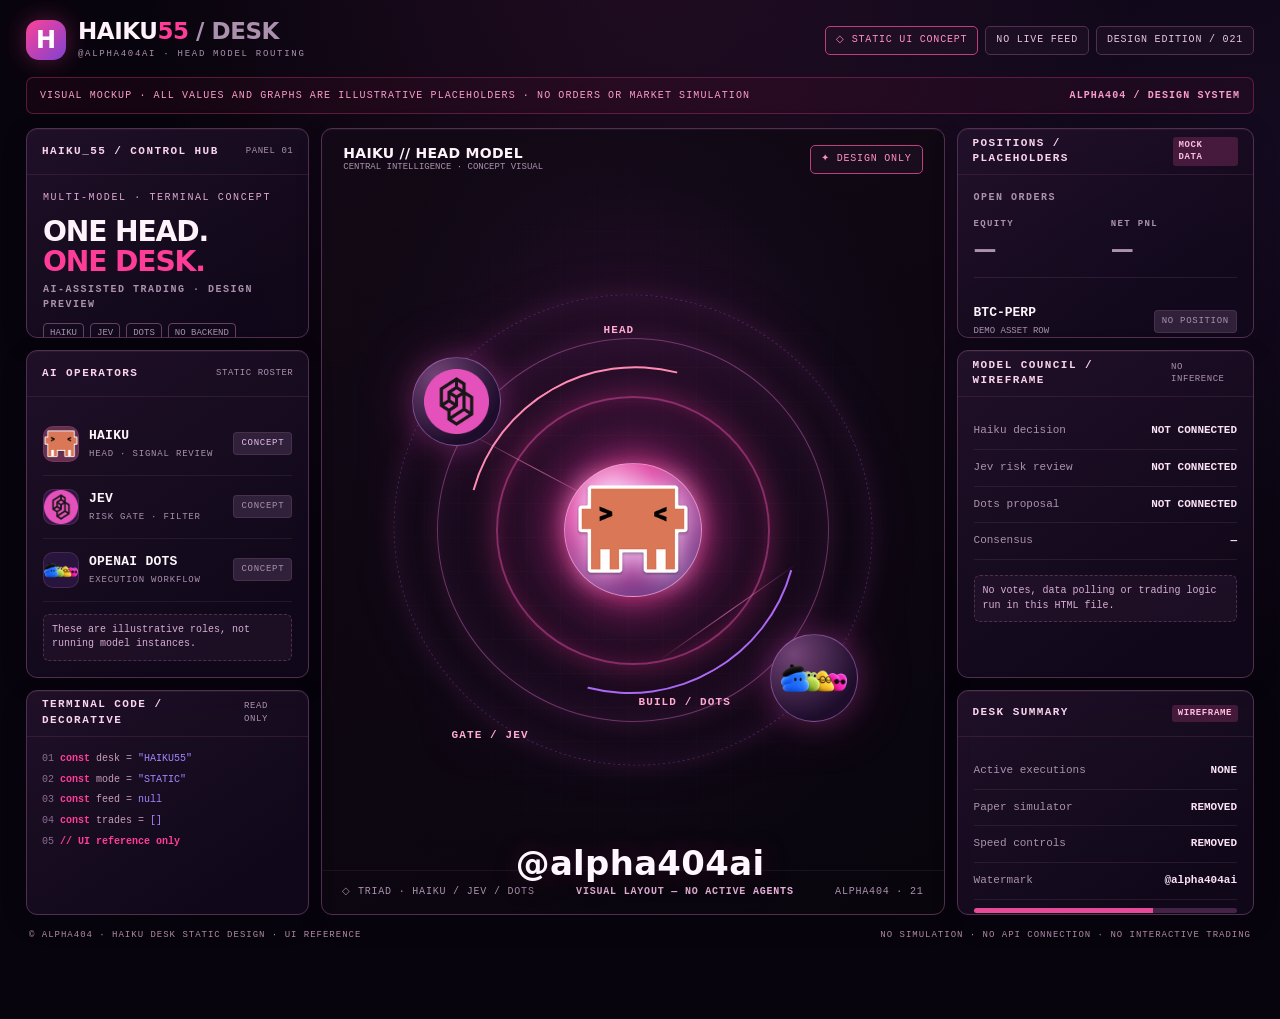
<file: frontend/legacy/21-haiku-desk.html>
<!doctype html>
<html lang="en">
<head>
<meta charset="utf-8">
<meta name="viewport" content="width=device-width,initial-scale=1">
<meta name="theme-color" content="#08040d">
<title>Alpha404 — HAIKU Desk · Static HTML Mockup</title>
<meta name="description" content="HAIKU 5.5 Trading Desk: a static UI concept by @alpha404ai. No live data, simulation or trades.">
<style>
/* ALPHA404 · HAIKU55 STATIC CONCEPT UI.
   Visual-only, no JS, no price/PnL generator, no timer or controls. */
:root{--bg:#08040d;--panel:#160c1f;--panel2:#1c1028;--line:#51304f;--muted:#ab91ae;--white:#fff2fa;--pink:#ff3d98;--violet:#a387ff;--green:#4df8c1;--red:#ff698f;--gold:#ffcf88}
*{box-sizing:border-box}html{min-height:100%;background:var(--bg)}body{margin:0;color:var(--white);font:13px/1.44 ui-monospace,Menlo,Consolas,monospace;min-width:320px;min-height:100vh;background:radial-gradient(ellipse at 50% -30%,#68225c4c,transparent 57%),radial-gradient(ellipse at 100% 15%,#361c5544,transparent 42%),#08040d}
body.core{--bg:#08030c;--panel:#13081c;--panel2:#1b0c27;--line:#41204e;--pink:#ff379e;--violet:#a86dff;--muted:#ae8cc4}
a{color:inherit;text-decoration:none}.shell{width:min(100%,1900px);min-height:100vh;margin:auto;padding:20px 26px 77px;position:relative}
.smallcaps,.section-title,.metric-name{font-size:10px;font-weight:700;letter-spacing:.15em;text-transform:uppercase;color:var(--muted)}
.header{display:flex;align-items:center;justify-content:space-between;gap:16px;flex-wrap:wrap;margin-bottom:16px}
.brand{display:flex;align-items:center;gap:12px}.brand-mark{width:40px;height:40px;display:grid;place-items:center;flex:0 0 auto;border-radius:13px;background:linear-gradient(135deg,#fe4397,#7f41d1);box-shadow:0 0 25px #f83c9855;font-size:24px;font-weight:900;color:white;font-family:system-ui}.brand-name{font:900 23px/1 system-ui,Arial,sans-serif;letter-spacing:-.02em}.brand-name em{color:var(--pink);font-style:normal}.brand-desc{font-size:9px;color:var(--muted);margin-top:5px;letter-spacing:.19em}
.header-meta{display:flex;gap:7px;flex-wrap:wrap;align-items:center}.pill{display:inline-flex;align-items:center;gap:7px;border:1px solid var(--line);border-radius:5px;padding:6px 10px;font-size:10px;letter-spacing:.08em;color:#e6c5df;background:#26142b75}.pill.pink{color:#ff8fc3;border-color:#bd3f7b}.pill.green{color:var(--green);border-color:#409e8566}.pill.gold{color:var(--gold);border-color:#d3a05166}
.panel{position:relative;overflow:hidden;min-width:0;background:linear-gradient(146deg,#23112bdb,#11081bdc 82%);border:1px solid var(--line);border-radius:11px;box-shadow:inset 0 1px 0 #ffffff0b,0 7px 28px #0000001f}
.core .panel{border-color:#71306a6b;box-shadow:inset 0 0 30px #853c6710,0 0 22px #ff39900a}
.panel-top{height:46px;padding:0 15px;display:flex;align-items:center;justify-content:space-between;gap:10px;border-bottom:1px solid #6a3a624d}
.panel-top h2{font-size:11px;margin:0;letter-spacing:.13em;color:#f9d5ed;font-weight:800}.panel-top .aux{font-size:9px;color:var(--muted);letter-spacing:.06em}
.pad{padding:16px}.muted{color:var(--muted)}.pink-text{color:var(--pink)}.green-text{color:var(--green)}.violet-text{color:var(--violet)}.gold-text{color:var(--gold)}
strong{font-weight:800}.hairline{height:1px;background:#75446a47;margin:13px 0}
.demo-ribbon{color:#fa9bcb;border:1px solid #c03b7666;background:#7f19401c;border-radius:7px;padding:10px 13px;font-size:10px;letter-spacing:.11em;line-height:1.5;margin-bottom:14px;display:flex;justify-content:space-between;gap:12px;flex-wrap:wrap}
.layout{display:grid;gap:12px;min-height:min(730px,calc(100vh - 180px))}
.layout.desk-layout{grid-template-columns:minmax(230px,1fr) minmax(360px,2.2fr) minmax(250px,1.05fr);grid-template-rows:210px minmax(220px,1fr) 225px;grid-template-areas:"identity spectacle positions" "agents spectacle council" "console spectacle report"}
.layout.core-layout{grid-template-columns:minmax(235px,1fr) minmax(360px,2.05fr) minmax(280px,1.06fr);grid-template-rows:225px minmax(245px,1fr) 235px;grid-template-areas:"identity spectacle council" "network spectacle council" "market flow report"}
.identity{grid-area:identity}.spectacle{grid-area:spectacle}.positions{grid-area:positions}.agents{grid-area:agents}.council{grid-area:council}.console{grid-area:console}.report{grid-area:report}.network{grid-area:network}.market{grid-area:market}.flowpanel{grid-area:flow}
.big-head{font:900 clamp(20px,2.2vw,36px)/1.05 system-ui,sans-serif;letter-spacing:-.04em;margin:12px 0 7px}.big-head .light{font-weight:600;color:var(--pink)}
.metric-strip{display:grid;grid-template-columns:1fr 1fr;gap:11px;margin-top:13px}.metric-name{font-size:9px}.metric-value{font:750 23px/1.2 system-ui;margin-top:5px;color:#fff6fa}.metric-value.void{color:var(--muted)}
.brandline{font-size:10px;color:#dba8cf;letter-spacing:.16em}.badges{display:flex;gap:6px;flex-wrap:wrap;margin-top:11px}.badges span{font-size:9px;color:var(--muted);padding:3px 6px;border:1px solid #664064;border-radius:4px}
.agent-row,.position-row{display:flex;align-items:center;justify-content:space-between;gap:6px;border-bottom:1px solid #7443673b;padding:13px 0}.agent-row:last-child,.position-row:last-child{border-bottom:0}.agent-left{display:flex;gap:10px;align-items:center}.avatar{width:36px;height:36px;border-radius:10px;background:#432149;border:1px solid #88517652;display:grid;place-items:center;overflow:hidden}.avatar img{max-width:100%;max-height:100%;object-fit:contain}.avatar.haiku{background:#672e50}.avatar.jev{background:#341545}.avatar.dots{background:#27153e}.agent-name{font-weight:800;color:#fff6fb;letter-spacing:.02em}.agent-role{font-size:9px;letter-spacing:.09em;color:var(--muted);margin-top:3px}.status{font-size:9px;letter-spacing:.08em;color:var(--muted);padding:4px 7px;background:#302039;border:1px solid #66446770;border-radius:4px}.status.nominal{color:#e5bded}.status.neutral{color:#cdb4d8}
.position-row{font-size:11px}.position-row strong{display:block;font-size:13px}.position-row small{font-size:9px;color:var(--muted)}.dashed{border:1px dashed #70446b9a;background:#371b3a55;border-radius:6px;padding:8px;font-size:10px;color:#d6afd6}
.terminal{padding:12px 15px;font-size:10px;color:#c99dbb;line-height:2.08}.terminal b{color:var(--pink)}.terminal em{color:var(--violet);font-style:normal}.terminal span{color:#8b6d93}.static-tag{color:#ffbddf;padding:2px 6px;background:#a73a7650;border-radius:3px;font-size:9px;font-weight:700;letter-spacing:.07em}
.spectacle{min-height:460px;display:flex;flex-direction:column;align-items:stretch;isolation:isolate;background:radial-gradient(ellipse at 50% 45%,#b7228a26,transparent 50%),radial-gradient(ellipse at 50% 45%,#6b3ea41c,transparent 67%),linear-gradient(148deg,#130916,#08050d)}
.spectacle:before{content:"";position:absolute;inset:0;z-index:-1;background-image:linear-gradient(#6035591b 1px,transparent 1px),linear-gradient(90deg,#6035591b 1px,transparent 1px);background-size:34px 34px;mask-image:radial-gradient(ellipse,black,transparent 78%)}
.scene-top{display:flex;justify-content:space-between;align-items:center;padding:16px 21px;z-index:1;gap:9px}.scene-name{font:800 14px system-ui;letter-spacing:.02em}.scene-caption{font-size:9px;color:var(--muted)}.scene-middle{position:relative;flex:1;min-height:345px;display:flex;align-items:center;justify-content:center}
.orbit-field{position:relative;width:min(82%,490px);aspect-ratio:1;max-height:480px;border-radius:50%;display:grid;place-items:center;filter:drop-shadow(0 0 25px #b92d8540)}
.orbit-ring{position:absolute;inset:10%;border:1px solid #d76dbe72;border-radius:50%;box-shadow:0 0 25px #bb43a227,inset 0 0 30px #9c3a9f28}
.orbit-ring.two{inset:1%;border-style:dashed;border-color:#63317c99;transform:rotate(19deg)}
.orbit-ring.three{inset:22%;border:2px solid #d84a9c90;box-shadow:0 0 27px #f43b9555,inset 0 0 22px #f43b9540}
.orbit-arc{position:absolute;inset:16%;border-radius:50%;border-top:2px solid #ff8bb2;border-right:2px solid transparent;border-bottom:2px solid #ab68f5;border-left:2px solid transparent;transform:rotate(-30deg)}
.scene-halo{position:absolute;inset:30%;border-radius:50%;background:radial-gradient(circle,#fa68c077,#ce449930 40%,transparent 75%);filter:blur(15px)}
.main-logo{position:relative;z-index:4;width:28%;height:28%;display:grid;place-items:center;border-radius:50%;border:1px solid #ffa6d5b8;background:radial-gradient(circle at 35% 22%,#ffb7e1,#dc3a98 33%,#642c7a 80%);box-shadow:0 0 24px #f43e97a8,0 0 75px #f43e9750,inset 0 0 25px #ffd7f533}
.main-logo img{width:85%;height:85%;object-fit:contain;filter:drop-shadow(0 0 14px #f1d1fc)}
.satellite{position:absolute;z-index:4;display:grid;place-items:center;width:18%;aspect-ratio:1;border:1px solid #c578d67e;border-radius:50%;background:radial-gradient(circle at 27% 22%,#734477,#1d0d2b 72%);box-shadow:0 0 28px #d04ebe41}
.satellite img{max-width:76%;max-height:76%;object-fit:contain}.sat-jev{top:14%;left:5%}.sat-dots{bottom:10%;right:4%}.sat-gpt{top:13%;right:5%;color:#f6e0fa;font:900 clamp(12px,2vw,24px) system-ui}
.connector{position:absolute;background:linear-gradient(90deg,transparent,#f68bc99b,transparent);height:1px;z-index:1}.connector.one{top:37%;left:12%;width:36%;transform:rotate(28deg)}.connector.two{bottom:33%;right:13%;width:35%;transform:rotate(145deg)}
.glyph{position:absolute;z-index:2;font:800 11px ui-monospace,monospace;color:#ffaad2;letter-spacing:.1em}.glyph.a{top:7%;left:44%}.glyph.b{bottom:6%;left:13%}.glyph.c{bottom:13%;right:30%}
.scene-bottom{padding:14px 20px;border-top:1px solid #4d2a544c;display:flex;gap:8px;justify-content:space-between;align-items:center;color:var(--muted);font-size:10px;letter-spacing:.08em}
.scene-bottom strong{color:#edb3dd}.radar{display:flex;gap:3px;align-items:flex-end;height:22px}.radar span{background:linear-gradient(#ff9ac9,#9f4cf3);width:4px;border-radius:2px;height:var(--h)}
.watermark{position:fixed;left:50%;bottom:19px;transform:translateX(-50%);z-index:50;font:900 clamp(19px,2.65vw,36px)/1 system-ui,Arial,sans-serif;color:#fff7ff;letter-spacing:.01em;text-shadow:0 3px 21px #000,0 0 25px #f243b150;white-space:nowrap;pointer-events:none}
.chart-frame{position:relative;height:115px;margin-top:12px;background:linear-gradient(180deg,#ba398c0c,transparent);border:1px solid #71437060;border-radius:7px;overflow:hidden}.chart-frame svg{width:100%;height:100%}.chart-labels{display:flex;justify-content:space-between;font-size:9px;color:var(--muted);margin-top:6px}
.stats-line{display:flex;justify-content:space-between;gap:8px;padding:10px 0;border-bottom:1px solid #794d7939;font-size:11px}.stats-line:last-child{border:0}.stats-line span{color:var(--muted)}.stats-line strong{font-size:11px;color:#fbe2f5}
.mesh-nodes{margin-top:18px;display:grid;grid-template-columns:repeat(3,minmax(0,1fr));gap:9px}.node{background:#31183778;padding:11px 7px;border:1px solid #81507d6b;border-radius:6px;text-align:center;min-width:0}.node em{font:800 12px system-ui;color:#ffa7d5;font-style:normal;display:block}.node small{font-size:9px;color:var(--muted)}
.flow-diagram{display:flex;align-items:center;justify-content:space-around;gap:5px;padding:15px 1px 8px}.step{border:1px solid #824d856e;border-radius:8px;background:#3e1a4175;padding:12px 7px;flex:1;text-align:center;font:800 11px system-ui;min-width:0}.step small{display:block;margin-top:5px;color:var(--muted);font:500 9px ui-monospace}.arrow{font-size:18px;color:var(--pink)}.seg{height:5px;border-radius:4px;background:linear-gradient(90deg,#e64a98 0 68%,#452347 68%);margin:8px 0}
.footer{display:flex;justify-content:space-between;align-items:center;gap:10px;flex-wrap:wrap;color:#b38cab;font-size:9px;letter-spacing:.11em;margin-top:14px;padding:0 3px}
.dots-decoration{height:32px;width:100%;display:flex;align-items:center;gap:4px}.dots-decoration b{height:5px;width:5px;border-radius:50%;background:#d35bb5}
@media(max-width:1200px){.shell{padding:14px 15px 65px}.layout.desk-layout,.layout.core-layout{grid-template-columns:1fr 1.7fr;grid-template-rows:auto;min-height:auto;grid-template-areas:"identity spectacle" "positions spectacle" "agents council" "console report"}.layout.core-layout{grid-template-areas:"identity spectacle" "network spectacle" "council council" "market flow" "report report"}.spectacle{min-height:550px}.scene-middle{min-height:370px}}
@media(max-width:760px){.layout.desk-layout,.layout.core-layout{display:flex;flex-direction:column}.panel{width:100%}.shell{padding:12px 10px 65px}.spectacle{order:-1;min-height:480px}.scene-middle{min-height:350px}.orbit-field{width:min(80%,360px)}.brand-name{font-size:19px}.header-meta{width:100%}.panel-top{height:42px}.watermark{bottom:16px}.demo-ribbon{font-size:9px}.scene-bottom{flex-wrap:wrap}}

</style>
</head>
<body class="desk">
<div class="shell">
  <header class="header">
    <div class="brand"><div class="brand-mark">H</div>
      <div><div class="brand-name">HAIKU<em>55</em> <span class="muted">/ DESK</span></div>
      <div class="brand-desc">@ALPHA404AI · HEAD MODEL ROUTING</div></div>
    </div>
    <div class="header-meta">
      <span class="pill pink">◇ STATIC UI CONCEPT</span>
      <span class="pill">NO LIVE FEED</span>
      <span class="pill">DESIGN EDITION / 021</span>
    </div>
  </header>
  <div class="demo-ribbon"><span>VISUAL MOCKUP · ALL VALUES AND GRAPHS ARE ILLUSTRATIVE PLACEHOLDERS · NO ORDERS OR MARKET SIMULATION</span><strong>ALPHA404 / DESIGN SYSTEM</strong></div>
  <main class="layout desk-layout">
    <section class="panel identity">
      <div class="panel-top"><h2>HAIKU_55 / CONTROL HUB</h2><span class="aux">PANEL 01</span></div>
      <div class="pad">
        <div class="brandline">MULTI-MODEL · TERMINAL CONCEPT</div>
        <div class="big-head">ONE HEAD.<br><span class="light">ONE DESK.</span></div>
        <div class="smallcaps">AI-ASSISTED TRADING · DESIGN PREVIEW</div>
        <div class="badges"><span>HAIKU</span><span>JEV</span><span>DOTS</span><span>NO BACKEND</span></div>
      </div>
    </section>

    <section class="panel spectacle">
      <div class="scene-top">
        <div><div class="scene-name">HAIKU // HEAD MODEL</div><div class="scene-caption">CENTRAL INTELLIGENCE · CONCEPT VISUAL</div></div>
        <div class="pill pink">✦ DESIGN ONLY</div>
      </div>
      <div class="scene-middle">
        <div class="orbit-field" aria-label="Static illustration of Haiku with two surrounding AI assistants">
          <div class="scene-halo"></div><div class="orbit-ring two"></div><div class="orbit-ring"></div><div class="orbit-ring three"></div><div class="orbit-arc"></div>
          <div class="connector one"></div><div class="connector two"></div>
          <div class="main-logo"><img src="[data-uri]" alt="Haiku logo artwork"></div>
          <div class="satellite sat-jev"><img src="[data-uri]" alt="Jev mascot logo"></div>
          <div class="satellite sat-dots"><img src="[data-uri]" alt="Dots mascot artwork"></div>
          <div class="glyph a">HEAD</div><div class="glyph b">GATE / JEV</div><div class="glyph c">BUILD / DOTS</div>
        </div>
      </div>
      <div class="scene-bottom"><span>◇ TRIAD · HAIKU / JEV / DOTS</span><strong>VISUAL LAYOUT — NO ACTIVE AGENTS</strong><span>ALPHA404 · 21</span></div>
    </section>

    <section class="panel positions">
      <div class="panel-top"><h2>POSITIONS / PLACEHOLDERS</h2><span class="static-tag">MOCK DATA</span></div>
      <div class="pad">
        <div class="smallcaps">OPEN ORDERS</div>
        <div class="metric-strip">
          <div><div class="metric-name">Equity</div><div class="metric-value void">—</div></div>
          <div><div class="metric-name">Net PnL</div><div class="metric-value void">—</div></div>
        </div>
        <div class="hairline"></div>
        <div class="position-row"><div><strong>BTC-PERP</strong><small>DEMO ASSET ROW</small></div><span class="status">NO POSITION</span></div>
        <div class="position-row"><div><strong>ETH-PERP</strong><small>DEMO ASSET ROW</small></div><span class="status">NO POSITION</span></div>
        <div class="position-row"><div><strong>SOL-PERP</strong><small>DEMO ASSET ROW</small></div><span class="status">NO POSITION</span></div>
      </div>
    </section>

    <section class="panel agents">
      <div class="panel-top"><h2>AI OPERATORS</h2><span class="aux">STATIC ROSTER</span></div>
      <div class="pad">
        <div class="agent-row"><div class="agent-left"><div class="avatar haiku"><img src="[data-uri]" alt=""></div><div><div class="agent-name">HAIKU</div><div class="agent-role">HEAD · SIGNAL REVIEW</div></div></div><span class="status nominal">CONCEPT</span></div>
        <div class="agent-row"><div class="agent-left"><div class="avatar jev"><img src="[data-uri]" alt=""></div><div><div class="agent-name">JEV</div><div class="agent-role">RISK GATE · FILTER</div></div></div><span class="status">CONCEPT</span></div>
        <div class="agent-row"><div class="agent-left"><div class="avatar dots"><img src="[data-uri]" alt=""></div><div><div class="agent-name">OPENAI DOTS</div><div class="agent-role">EXECUTION WORKFLOW</div></div></div><span class="status">CONCEPT</span></div>
        <div class="dashed" style="margin-top:12px">These are illustrative roles, not running model instances.</div>
      </div>
    </section>

    <section class="panel council">
      <div class="panel-top"><h2>MODEL COUNCIL / WIREFRAME</h2><span class="aux">NO INFERENCE</span></div>
      <div class="pad">
        <div class="stats-line"><span>Haiku decision</span><strong>NOT CONNECTED</strong></div>
        <div class="stats-line"><span>Jev risk review</span><strong>NOT CONNECTED</strong></div>
        <div class="stats-line"><span>Dots proposal</span><strong>NOT CONNECTED</strong></div>
        <div class="stats-line"><span>Consensus</span><strong>—</strong></div>
        <div class="dashed" style="margin-top:15px">No votes, data polling or trading logic run in this HTML file.</div>
      </div>
    </section>

    <section class="panel console">
      <div class="panel-top"><h2>TERMINAL CODE / DECORATIVE</h2><span class="aux">READ ONLY</span></div>
      <div class="terminal">
        <div><span>01</span> <b>const</b> desk = <em>"HAIKU55"</em></div>
        <div><span>02</span> <b>const</b> mode = <em>"STATIC"</em></div>
        <div><span>03</span> <b>const</b> feed = <em>null</em></div>
        <div><span>04</span> <b>const</b> trades = <em>[]</em></div>
        <div><span>05</span> <b>// UI reference only</b></div>
      </div>
    </section>

    <section class="panel report">
      <div class="panel-top"><h2>DESK SUMMARY</h2><span class="static-tag">WIREFRAME</span></div>
      <div class="pad">
        <div class="stats-line"><span>Active executions</span><strong>NONE</strong></div>
        <div class="stats-line"><span>Paper simulator</span><strong>REMOVED</strong></div>
        <div class="stats-line"><span>Speed controls</span><strong>REMOVED</strong></div>
        <div class="stats-line"><span>Watermark</span><strong>@alpha404ai</strong></div>
        <div class="seg"></div>
        <div class="smallcaps">DESIGN SYSTEM / ALPHA404</div>
      </div>
    </section>
  </main>
  <footer class="footer"><span>© ALPHA404 · HAIKU DESK STATIC DESIGN · UI REFERENCE</span><span>NO SIMULATION · NO API CONNECTION · NO INTERACTIVE TRADING</span></footer>
</div>
<div class="watermark" aria-label="Created by @alpha404ai">@alpha404ai</div>
</body>
</html>
</file>
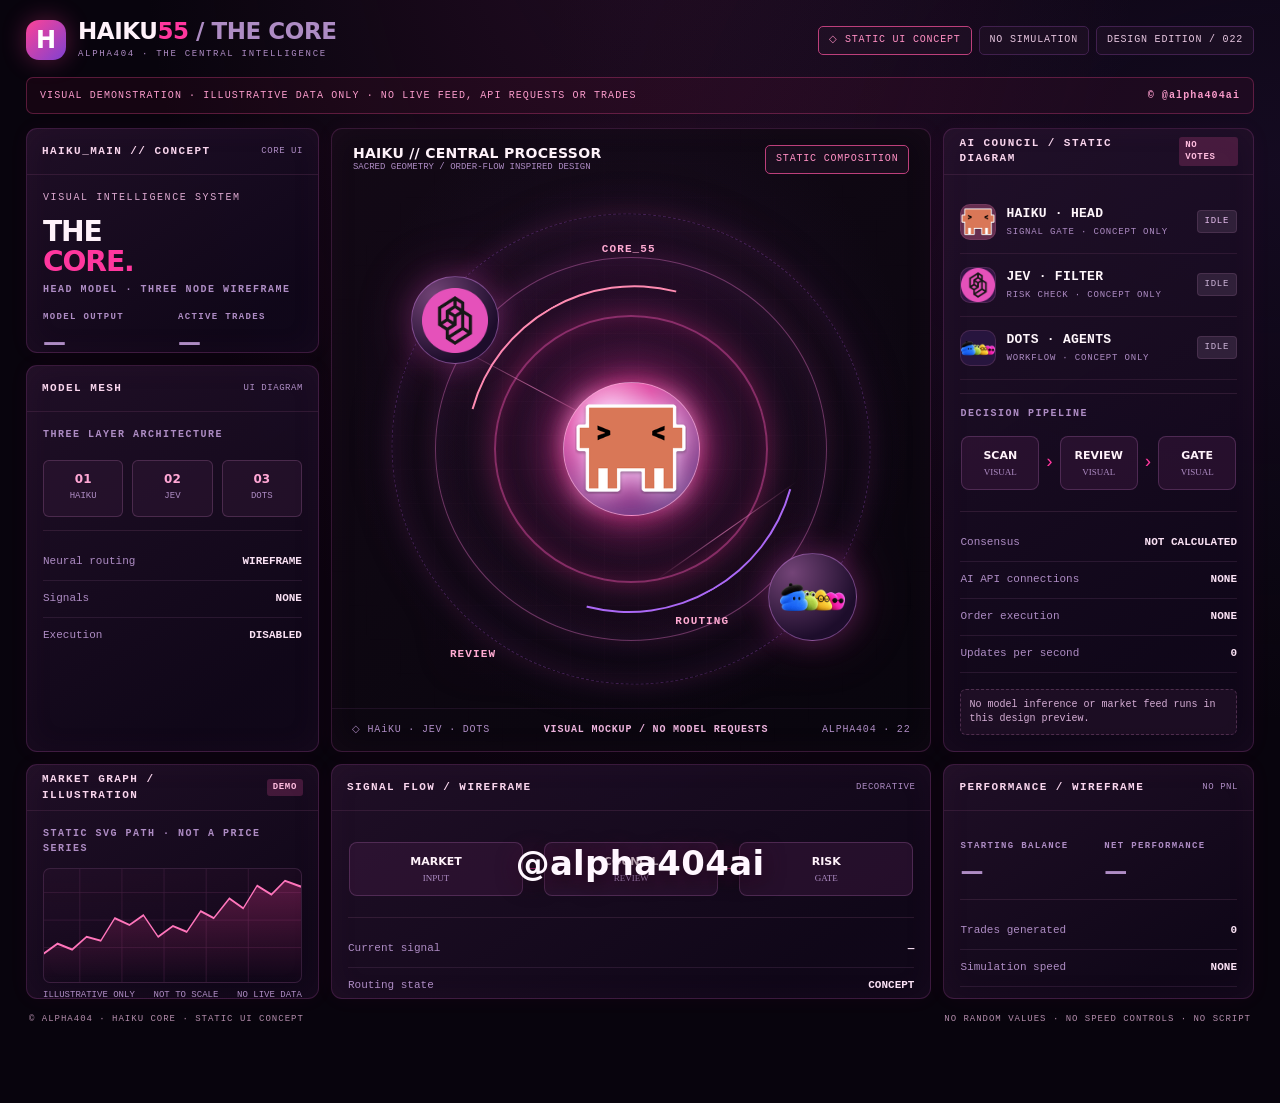
<file: frontend/legacy/22-haiku-core.html>
<!doctype html>
<html lang="en">
<head>
<meta charset="utf-8">
<meta name="viewport" content="width=device-width,initial-scale=1">
<meta name="theme-color" content="#08030c">
<title>Alpha404 — Haiku Core · Static HTML Mockup</title>
<meta name="description" content="Haiku 5.5 Core. A static neon multi-model dashboard concept by @alpha404ai. No live market data or simulation.">
<style>
/* ALPHA404 · HAIKU55 STATIC CONCEPT UI.
   Visual-only, no JS, no price/PnL generator, no timer or controls. */
:root{--bg:#08040d;--panel:#160c1f;--panel2:#1c1028;--line:#51304f;--muted:#ab91ae;--white:#fff2fa;--pink:#ff3d98;--violet:#a387ff;--green:#4df8c1;--red:#ff698f;--gold:#ffcf88}
*{box-sizing:border-box}html{min-height:100%;background:var(--bg)}body{margin:0;color:var(--white);font:13px/1.44 ui-monospace,Menlo,Consolas,monospace;min-width:320px;min-height:100vh;background:radial-gradient(ellipse at 50% -30%,#68225c4c,transparent 57%),radial-gradient(ellipse at 100% 15%,#361c5544,transparent 42%),#08040d}
body.core{--bg:#08030c;--panel:#13081c;--panel2:#1b0c27;--line:#41204e;--pink:#ff379e;--violet:#a86dff;--muted:#ae8cc4}
a{color:inherit;text-decoration:none}.shell{width:min(100%,1900px);min-height:100vh;margin:auto;padding:20px 26px 77px;position:relative}
.smallcaps,.section-title,.metric-name{font-size:10px;font-weight:700;letter-spacing:.15em;text-transform:uppercase;color:var(--muted)}
.header{display:flex;align-items:center;justify-content:space-between;gap:16px;flex-wrap:wrap;margin-bottom:16px}
.brand{display:flex;align-items:center;gap:12px}.brand-mark{width:40px;height:40px;display:grid;place-items:center;flex:0 0 auto;border-radius:13px;background:linear-gradient(135deg,#fe4397,#7f41d1);box-shadow:0 0 25px #f83c9855;font-size:24px;font-weight:900;color:white;font-family:system-ui}.brand-name{font:900 23px/1 system-ui,Arial,sans-serif;letter-spacing:-.02em}.brand-name em{color:var(--pink);font-style:normal}.brand-desc{font-size:9px;color:var(--muted);margin-top:5px;letter-spacing:.19em}
.header-meta{display:flex;gap:7px;flex-wrap:wrap;align-items:center}.pill{display:inline-flex;align-items:center;gap:7px;border:1px solid var(--line);border-radius:5px;padding:6px 10px;font-size:10px;letter-spacing:.08em;color:#e6c5df;background:#26142b75}.pill.pink{color:#ff8fc3;border-color:#bd3f7b}.pill.green{color:var(--green);border-color:#409e8566}.pill.gold{color:var(--gold);border-color:#d3a05166}
.panel{position:relative;overflow:hidden;min-width:0;background:linear-gradient(146deg,#23112bdb,#11081bdc 82%);border:1px solid var(--line);border-radius:11px;box-shadow:inset 0 1px 0 #ffffff0b,0 7px 28px #0000001f}
.core .panel{border-color:#71306a6b;box-shadow:inset 0 0 30px #853c6710,0 0 22px #ff39900a}
.panel-top{height:46px;padding:0 15px;display:flex;align-items:center;justify-content:space-between;gap:10px;border-bottom:1px solid #6a3a624d}
.panel-top h2{font-size:11px;margin:0;letter-spacing:.13em;color:#f9d5ed;font-weight:800}.panel-top .aux{font-size:9px;color:var(--muted);letter-spacing:.06em}
.pad{padding:16px}.muted{color:var(--muted)}.pink-text{color:var(--pink)}.green-text{color:var(--green)}.violet-text{color:var(--violet)}.gold-text{color:var(--gold)}
strong{font-weight:800}.hairline{height:1px;background:#75446a47;margin:13px 0}
.demo-ribbon{color:#fa9bcb;border:1px solid #c03b7666;background:#7f19401c;border-radius:7px;padding:10px 13px;font-size:10px;letter-spacing:.11em;line-height:1.5;margin-bottom:14px;display:flex;justify-content:space-between;gap:12px;flex-wrap:wrap}
.layout{display:grid;gap:12px;min-height:min(730px,calc(100vh - 180px))}
.layout.desk-layout{grid-template-columns:minmax(230px,1fr) minmax(360px,2.2fr) minmax(250px,1.05fr);grid-template-rows:210px minmax(220px,1fr) 225px;grid-template-areas:"identity spectacle positions" "agents spectacle council" "console spectacle report"}
.layout.core-layout{grid-template-columns:minmax(235px,1fr) minmax(360px,2.05fr) minmax(280px,1.06fr);grid-template-rows:225px minmax(245px,1fr) 235px;grid-template-areas:"identity spectacle council" "network spectacle council" "market flow report"}
.identity{grid-area:identity}.spectacle{grid-area:spectacle}.positions{grid-area:positions}.agents{grid-area:agents}.council{grid-area:council}.console{grid-area:console}.report{grid-area:report}.network{grid-area:network}.market{grid-area:market}.flowpanel{grid-area:flow}
.big-head{font:900 clamp(20px,2.2vw,36px)/1.05 system-ui,sans-serif;letter-spacing:-.04em;margin:12px 0 7px}.big-head .light{font-weight:600;color:var(--pink)}
.metric-strip{display:grid;grid-template-columns:1fr 1fr;gap:11px;margin-top:13px}.metric-name{font-size:9px}.metric-value{font:750 23px/1.2 system-ui;margin-top:5px;color:#fff6fa}.metric-value.void{color:var(--muted)}
.brandline{font-size:10px;color:#dba8cf;letter-spacing:.16em}.badges{display:flex;gap:6px;flex-wrap:wrap;margin-top:11px}.badges span{font-size:9px;color:var(--muted);padding:3px 6px;border:1px solid #664064;border-radius:4px}
.agent-row,.position-row{display:flex;align-items:center;justify-content:space-between;gap:6px;border-bottom:1px solid #7443673b;padding:13px 0}.agent-row:last-child,.position-row:last-child{border-bottom:0}.agent-left{display:flex;gap:10px;align-items:center}.avatar{width:36px;height:36px;border-radius:10px;background:#432149;border:1px solid #88517652;display:grid;place-items:center;overflow:hidden}.avatar img{max-width:100%;max-height:100%;object-fit:contain}.avatar.haiku{background:#672e50}.avatar.jev{background:#341545}.avatar.dots{background:#27153e}.agent-name{font-weight:800;color:#fff6fb;letter-spacing:.02em}.agent-role{font-size:9px;letter-spacing:.09em;color:var(--muted);margin-top:3px}.status{font-size:9px;letter-spacing:.08em;color:var(--muted);padding:4px 7px;background:#302039;border:1px solid #66446770;border-radius:4px}.status.nominal{color:#e5bded}.status.neutral{color:#cdb4d8}
.position-row{font-size:11px}.position-row strong{display:block;font-size:13px}.position-row small{font-size:9px;color:var(--muted)}.dashed{border:1px dashed #70446b9a;background:#371b3a55;border-radius:6px;padding:8px;font-size:10px;color:#d6afd6}
.terminal{padding:12px 15px;font-size:10px;color:#c99dbb;line-height:2.08}.terminal b{color:var(--pink)}.terminal em{color:var(--violet);font-style:normal}.terminal span{color:#8b6d93}.static-tag{color:#ffbddf;padding:2px 6px;background:#a73a7650;border-radius:3px;font-size:9px;font-weight:700;letter-spacing:.07em}
.spectacle{min-height:460px;display:flex;flex-direction:column;align-items:stretch;isolation:isolate;background:radial-gradient(ellipse at 50% 45%,#b7228a26,transparent 50%),radial-gradient(ellipse at 50% 45%,#6b3ea41c,transparent 67%),linear-gradient(148deg,#130916,#08050d)}
.spectacle:before{content:"";position:absolute;inset:0;z-index:-1;background-image:linear-gradient(#6035591b 1px,transparent 1px),linear-gradient(90deg,#6035591b 1px,transparent 1px);background-size:34px 34px;mask-image:radial-gradient(ellipse,black,transparent 78%)}
.scene-top{display:flex;justify-content:space-between;align-items:center;padding:16px 21px;z-index:1;gap:9px}.scene-name{font:800 14px system-ui;letter-spacing:.02em}.scene-caption{font-size:9px;color:var(--muted)}.scene-middle{position:relative;flex:1;min-height:345px;display:flex;align-items:center;justify-content:center}
.orbit-field{position:relative;width:min(82%,490px);aspect-ratio:1;max-height:480px;border-radius:50%;display:grid;place-items:center;filter:drop-shadow(0 0 25px #b92d8540)}
.orbit-ring{position:absolute;inset:10%;border:1px solid #d76dbe72;border-radius:50%;box-shadow:0 0 25px #bb43a227,inset 0 0 30px #9c3a9f28}
.orbit-ring.two{inset:1%;border-style:dashed;border-color:#63317c99;transform:rotate(19deg)}
.orbit-ring.three{inset:22%;border:2px solid #d84a9c90;box-shadow:0 0 27px #f43b9555,inset 0 0 22px #f43b9540}
.orbit-arc{position:absolute;inset:16%;border-radius:50%;border-top:2px solid #ff8bb2;border-right:2px solid transparent;border-bottom:2px solid #ab68f5;border-left:2px solid transparent;transform:rotate(-30deg)}
.scene-halo{position:absolute;inset:30%;border-radius:50%;background:radial-gradient(circle,#fa68c077,#ce449930 40%,transparent 75%);filter:blur(15px)}
.main-logo{position:relative;z-index:4;width:28%;height:28%;display:grid;place-items:center;border-radius:50%;border:1px solid #ffa6d5b8;background:radial-gradient(circle at 35% 22%,#ffb7e1,#dc3a98 33%,#642c7a 80%);box-shadow:0 0 24px #f43e97a8,0 0 75px #f43e9750,inset 0 0 25px #ffd7f533}
.main-logo img{width:85%;height:85%;object-fit:contain;filter:drop-shadow(0 0 14px #f1d1fc)}
.satellite{position:absolute;z-index:4;display:grid;place-items:center;width:18%;aspect-ratio:1;border:1px solid #c578d67e;border-radius:50%;background:radial-gradient(circle at 27% 22%,#734477,#1d0d2b 72%);box-shadow:0 0 28px #d04ebe41}
.satellite img{max-width:76%;max-height:76%;object-fit:contain}.sat-jev{top:14%;left:5%}.sat-dots{bottom:10%;right:4%}.sat-gpt{top:13%;right:5%;color:#f6e0fa;font:900 clamp(12px,2vw,24px) system-ui}
.connector{position:absolute;background:linear-gradient(90deg,transparent,#f68bc99b,transparent);height:1px;z-index:1}.connector.one{top:37%;left:12%;width:36%;transform:rotate(28deg)}.connector.two{bottom:33%;right:13%;width:35%;transform:rotate(145deg)}
.glyph{position:absolute;z-index:2;font:800 11px ui-monospace,monospace;color:#ffaad2;letter-spacing:.1em}.glyph.a{top:7%;left:44%}.glyph.b{bottom:6%;left:13%}.glyph.c{bottom:13%;right:30%}
.scene-bottom{padding:14px 20px;border-top:1px solid #4d2a544c;display:flex;gap:8px;justify-content:space-between;align-items:center;color:var(--muted);font-size:10px;letter-spacing:.08em}
.scene-bottom strong{color:#edb3dd}.radar{display:flex;gap:3px;align-items:flex-end;height:22px}.radar span{background:linear-gradient(#ff9ac9,#9f4cf3);width:4px;border-radius:2px;height:var(--h)}
.watermark{position:fixed;left:50%;bottom:19px;transform:translateX(-50%);z-index:50;font:900 clamp(19px,2.65vw,36px)/1 system-ui,Arial,sans-serif;color:#fff7ff;letter-spacing:.01em;text-shadow:0 3px 21px #000,0 0 25px #f243b150;white-space:nowrap;pointer-events:none}
.chart-frame{position:relative;height:115px;margin-top:12px;background:linear-gradient(180deg,#ba398c0c,transparent);border:1px solid #71437060;border-radius:7px;overflow:hidden}.chart-frame svg{width:100%;height:100%}.chart-labels{display:flex;justify-content:space-between;font-size:9px;color:var(--muted);margin-top:6px}
.stats-line{display:flex;justify-content:space-between;gap:8px;padding:10px 0;border-bottom:1px solid #794d7939;font-size:11px}.stats-line:last-child{border:0}.stats-line span{color:var(--muted)}.stats-line strong{font-size:11px;color:#fbe2f5}
.mesh-nodes{margin-top:18px;display:grid;grid-template-columns:repeat(3,minmax(0,1fr));gap:9px}.node{background:#31183778;padding:11px 7px;border:1px solid #81507d6b;border-radius:6px;text-align:center;min-width:0}.node em{font:800 12px system-ui;color:#ffa7d5;font-style:normal;display:block}.node small{font-size:9px;color:var(--muted)}
.flow-diagram{display:flex;align-items:center;justify-content:space-around;gap:5px;padding:15px 1px 8px}.step{border:1px solid #824d856e;border-radius:8px;background:#3e1a4175;padding:12px 7px;flex:1;text-align:center;font:800 11px system-ui;min-width:0}.step small{display:block;margin-top:5px;color:var(--muted);font:500 9px ui-monospace}.arrow{font-size:18px;color:var(--pink)}.seg{height:5px;border-radius:4px;background:linear-gradient(90deg,#e64a98 0 68%,#452347 68%);margin:8px 0}
.footer{display:flex;justify-content:space-between;align-items:center;gap:10px;flex-wrap:wrap;color:#b38cab;font-size:9px;letter-spacing:.11em;margin-top:14px;padding:0 3px}
.dots-decoration{height:32px;width:100%;display:flex;align-items:center;gap:4px}.dots-decoration b{height:5px;width:5px;border-radius:50%;background:#d35bb5}
@media(max-width:1200px){.shell{padding:14px 15px 65px}.layout.desk-layout,.layout.core-layout{grid-template-columns:1fr 1.7fr;grid-template-rows:auto;min-height:auto;grid-template-areas:"identity spectacle" "positions spectacle" "agents council" "console report"}.layout.core-layout{grid-template-areas:"identity spectacle" "network spectacle" "council council" "market flow" "report report"}.spectacle{min-height:550px}.scene-middle{min-height:370px}}
@media(max-width:760px){.layout.desk-layout,.layout.core-layout{display:flex;flex-direction:column}.panel{width:100%}.shell{padding:12px 10px 65px}.spectacle{order:-1;min-height:480px}.scene-middle{min-height:350px}.orbit-field{width:min(80%,360px)}.brand-name{font-size:19px}.header-meta{width:100%}.panel-top{height:42px}.watermark{bottom:16px}.demo-ribbon{font-size:9px}.scene-bottom{flex-wrap:wrap}}

</style>
</head>
<body class="core">
<div class="shell">
  <header class="header">
    <div class="brand">
      <div class="brand-mark">H</div>
      <div><div class="brand-name">HAIKU<em>55</em> <span class="muted">/ THE CORE</span></div>
      <div class="brand-desc">ALPHA404 · THE CENTRAL INTELLIGENCE</div></div>
    </div>
    <div class="header-meta"><span class="pill pink">◇ STATIC UI CONCEPT</span><span class="pill">NO SIMULATION</span><span class="pill">DESIGN EDITION / 022</span></div>
  </header>
  <div class="demo-ribbon"><span>VISUAL DEMONSTRATION · ILLUSTRATIVE DATA ONLY · NO LIVE FEED, API REQUESTS OR TRADES</span><strong>© @alpha404ai</strong></div>
  <main class="layout core-layout">
    <section class="panel identity">
      <div class="panel-top"><h2>HAIKU_MAIN // CONCEPT</h2><span class="aux">CORE UI</span></div>
      <div class="pad">
        <div class="brandline">VISUAL INTELLIGENCE SYSTEM</div>
        <div class="big-head">THE<br><span class="light">CORE.</span></div>
        <div class="smallcaps">HEAD MODEL · THREE NODE WIREFRAME</div>
        <div class="metric-strip">
          <div><div class="metric-name">Model output</div><div class="metric-value void">—</div></div>
          <div><div class="metric-name">Active trades</div><div class="metric-value void">—</div></div>
        </div>
      </div>
    </section>

    <section class="panel spectacle">
      <div class="scene-top">
        <div><div class="scene-name">HAIKU // CENTRAL PROCESSOR</div><div class="scene-caption">SACRED GEOMETRY / ORDER-FLOW INSPIRED DESIGN</div></div>
        <span class="pill pink">STATIC COMPOSITION</span>
      </div>
      <div class="scene-middle">
        <div class="orbit-field" aria-label="Static concept visualization of Haiku surrounded by Jev and OpenAI Dots">
          <div class="scene-halo"></div>
          <div class="orbit-ring two"></div>
          <div class="orbit-ring"></div>
          <div class="orbit-ring three"></div>
          <div class="orbit-arc"></div>
          <div class="connector one"></div><div class="connector two"></div>
          <div class="main-logo"><img src="[data-uri]" alt="Haiku visual mascot"></div>
          <div class="satellite sat-jev"><img src="[data-uri]" alt="Jev mascot"></div>
          <div class="satellite sat-dots"><img src="[data-uri]" alt="OpenAI Dots group artwork"></div>
          <div class="glyph a">CORE_55</div><div class="glyph b">REVIEW</div><div class="glyph c">ROUTING</div>
        </div>
      </div>
      <div class="scene-bottom">
        <span>◇ HAiKU · JEV · DOTS</span><strong>VISUAL MOCKUP / NO MODEL REQUESTS</strong><span>ALPHA404 · 22</span>
      </div>
    </section>

    <section class="panel council">
      <div class="panel-top"><h2>AI COUNCIL / STATIC DIAGRAM</h2><span class="static-tag">NO VOTES</span></div>
      <div class="pad">
        <div class="agent-row"><div class="agent-left"><div class="avatar haiku"><img src="[data-uri]" alt=""></div><div><div class="agent-name">HAIKU · HEAD</div><div class="agent-role">SIGNAL GATE · CONCEPT ONLY</div></div></div><span class="status nominal">IDLE</span></div>
        <div class="agent-row"><div class="agent-left"><div class="avatar jev"><img src="[data-uri]" alt=""></div><div><div class="agent-name">JEV · FILTER</div><div class="agent-role">RISK CHECK · CONCEPT ONLY</div></div></div><span class="status neutral">IDLE</span></div>
        <div class="agent-row"><div class="agent-left"><div class="avatar dots"><img src="[data-uri]" alt=""></div><div><div class="agent-name">DOTS · AGENTS</div><div class="agent-role">WORKFLOW · CONCEPT ONLY</div></div></div><span class="status neutral">IDLE</span></div>
        <div class="hairline"></div>
        <div class="smallcaps">DECISION PIPELINE</div>
        <div class="flow-diagram"><div class="step">SCAN<small>VISUAL</small></div><div class="arrow">›</div><div class="step">REVIEW<small>VISUAL</small></div><div class="arrow">›</div><div class="step">GATE<small>VISUAL</small></div></div>
        <div class="hairline"></div>
        <div class="stats-line"><span>Consensus</span><strong>NOT CALCULATED</strong></div>
        <div class="stats-line"><span>AI API connections</span><strong>NONE</strong></div>
        <div class="stats-line"><span>Order execution</span><strong>NONE</strong></div>
        <div class="stats-line"><span>Updates per second</span><strong>0</strong></div>
        <div class="dashed" style="margin-top:16px">No model inference or market feed runs in this design preview.</div>
      </div>
    </section>

    <section class="panel network">
      <div class="panel-top"><h2>MODEL MESH</h2><span class="aux">UI DIAGRAM</span></div>
      <div class="pad">
        <div class="smallcaps">THREE LAYER ARCHITECTURE</div>
        <div class="mesh-nodes">
          <div class="node"><em>01</em><small>HAIKU</small></div>
          <div class="node"><em>02</em><small>JEV</small></div>
          <div class="node"><em>03</em><small>DOTS</small></div>
        </div>
        <div class="hairline"></div>
        <div class="stats-line"><span>Neural routing</span><strong>WIREFRAME</strong></div>
        <div class="stats-line"><span>Signals</span><strong>NONE</strong></div>
        <div class="stats-line"><span>Execution</span><strong>DISABLED</strong></div>
      </div>
    </section>

    <section class="panel market">
      <div class="panel-top"><h2>MARKET GRAPH / ILLUSTRATION</h2><span class="static-tag">DEMO</span></div>
      <div class="pad">
        <div class="smallcaps">STATIC SVG PATH · NOT A PRICE SERIES</div>
        <div class="chart-frame">
          <svg viewBox="0 0 610 115" preserveAspectRatio="none" role="img" aria-label="Illustrative fixed line chart, not real trading data">
            <defs><linearGradient id="lineFill" x1="0" x2="0" y1="0" y2="1"><stop offset="0%" stop-color="#ff3d9a" stop-opacity=".27"/><stop offset="100%" stop-color="#ff3d9a" stop-opacity="0"/></linearGradient></defs>
            <g stroke="#66335c" opacity=".48" stroke-width="1"><path d="M0 24H610M0 52H610M0 80H610"/><path d="M85 0V115M185 0V115M285 0V115M385 0V115M485 0V115"/></g>
            <path d="M0 86L32 76L67 82L101 69L135 73L168 50L203 57L236 47L271 69L306 58L339 64L372 43L403 50L440 30L473 40L506 17L540 26L572 12L610 18V115H0Z" fill="url(#lineFill)"/>
            <path d="M0 86L32 76L67 82L101 69L135 73L168 50L203 57L236 47L271 69L306 58L339 64L372 43L403 50L440 30L473 40L506 17L540 26L572 12L610 18" fill="none" stroke="#ff75bb" stroke-width="2.2"/>
          </svg>
        </div>
        <div class="chart-labels"><span>ILLUSTRATIVE ONLY</span><span>NOT TO SCALE</span><span>NO LIVE DATA</span></div>
      </div>
    </section>

    <section class="panel flowpanel">
      <div class="panel-top"><h2>SIGNAL FLOW / WIREFRAME</h2><span class="aux">DECORATIVE</span></div>
      <div class="pad">
        <div class="flow-diagram"><div class="step">MARKET<small>INPUT</small></div><span class="arrow">→</span><div class="step">COUNCIL<small>REVIEW</small></div><span class="arrow">→</span><div class="step">RISK<small>GATE</small></div></div>
        <div class="hairline"></div>
        <div class="stats-line"><span>Current signal</span><strong>—</strong></div>
        <div class="stats-line"><span>Routing state</span><strong>CONCEPT</strong></div>
      </div>
    </section>

    <section class="panel report">
      <div class="panel-top"><h2>PERFORMANCE / WIREFRAME</h2><span class="aux">NO PNL</span></div>
      <div class="pad">
        <div class="metric-strip">
          <div><div class="metric-name">Starting balance</div><div class="metric-value void">—</div></div>
          <div><div class="metric-name">Net performance</div><div class="metric-value void">—</div></div>
        </div>
        <div class="hairline"></div>
        <div class="stats-line"><span>Trades generated</span><strong>0</strong></div>
        <div class="stats-line"><span>Simulation speed</span><strong>NONE</strong></div>
        <div class="stats-line"><span>Updates</span><strong>OFF</strong></div>
      </div>
    </section>
  </main>
  <footer class="footer"><span>© ALPHA404 · HAIKU CORE · STATIC UI CONCEPT</span><span>NO RANDOM VALUES · NO SPEED CONTROLS · NO SCRIPT</span></footer>
</div>
<div class="watermark" aria-label="Created by @alpha404ai">@alpha404ai</div>
</body>
</html>
</file>
